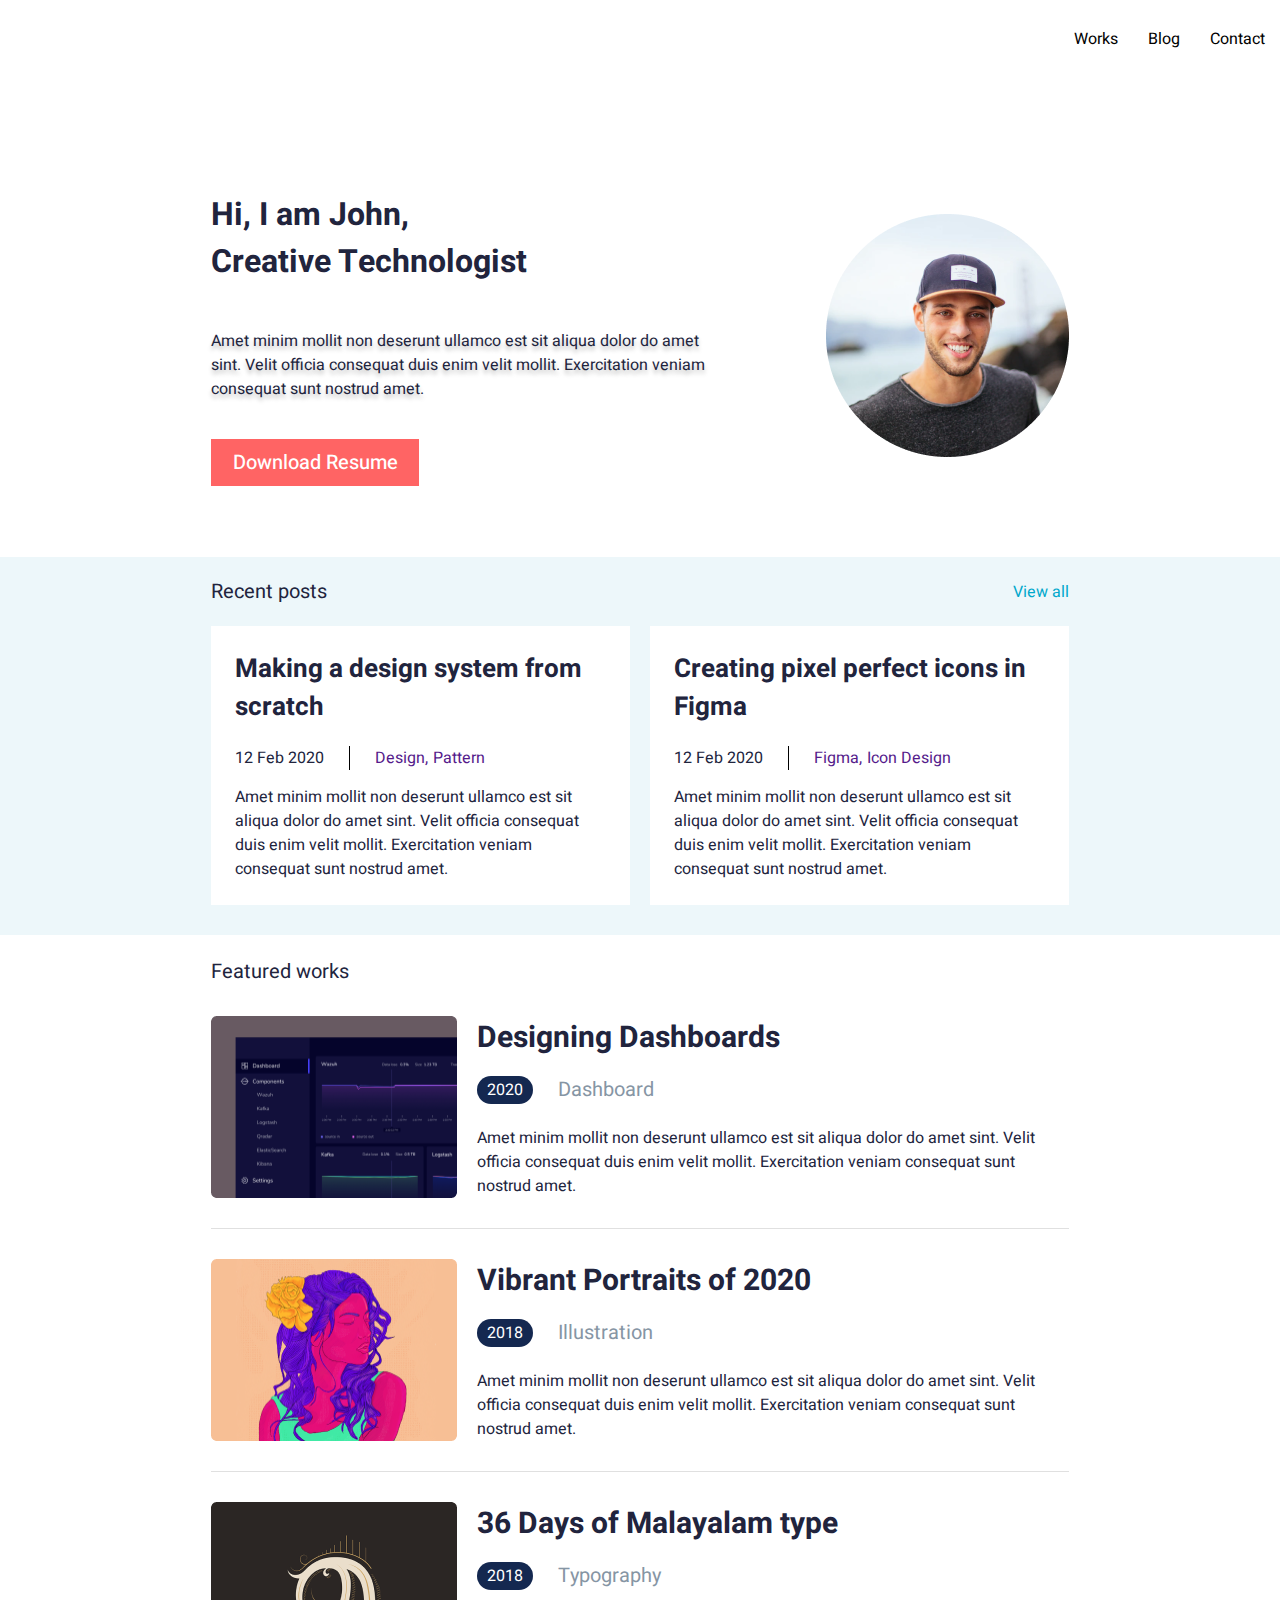
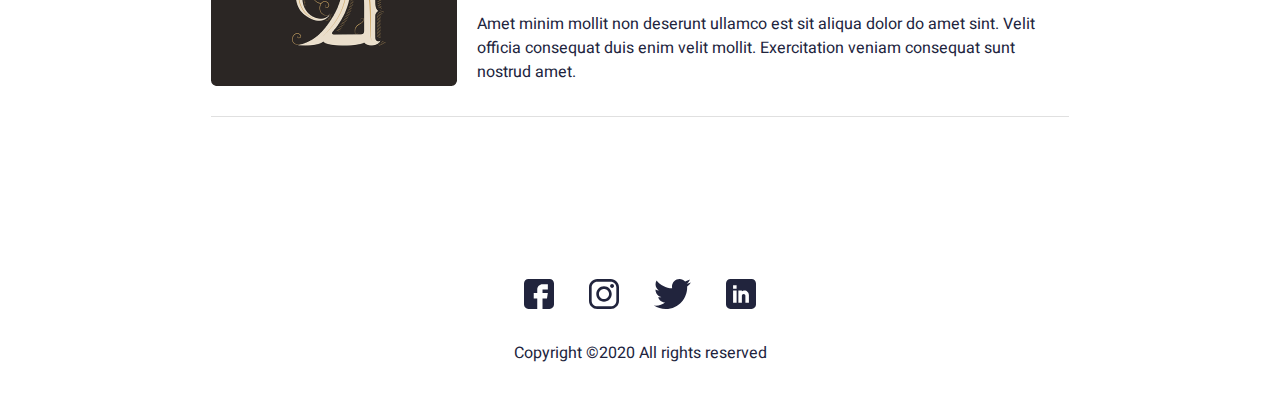
<file: index.html>
<!DOCTYPE html>
<html lang="en">
  <head>
    <meta charset="UTF-8" />
    <meta http-equiv="X-UA-Compatible" content="IE=edge" />
    <meta name="viewport" content="width=device-width, initial-scale=1.0" />
    <link rel="stylesheet" href="css/hamburgers.css" />
    <link rel="stylesheet" href="css/style.css" />
    <title>Document</title>
  </head>
  <body>
    <nav class="navigation">
      <ul>
        <li>
          <a href="work.html">Works</a>
        </li>
        <li>
          <a href="#">Blog</a>
        </li>
        <li>
          <a href="#">Contact</a>
        </li>
      </ul>
    </nav>
    <button class="hamburger hamburger--collapse" type="button">
      <span class="hamburger-box">
        <span class="hamburger-inner"></span>
      </span>
    </button>
    <header class="header">
      <div class="container">
        <div class="header__left">
          <h1 class="header__title">
            Hi, I am John,<br />
            Creative Technologist
          </h1>
          <p class="header__text">
            Amet minim mollit non deserunt ullamco est sit aliqua dolor do amet
            sint. Velit officia consequat duis enim velit mollit. Exercitation
            veniam consequat sunt nostrud amet.
          </p>
          <a class="btn btn__red" href="">Download Resume</a>
        </div>
        <div class="header__right">
          <img src="img/headerjohn.png" alt="" />
        </div>
      </div>
    </header>
    <main class="main">
      <div class="main__blue">
        <div class="container">
          <div class="blue__text">
            <p class="subtitle">Recent posts</p>
            <a class="blue__link" href="#">View all</a>
          </div>
          <div class="block">
            <div class="blue__block">
              <h2 class="blue__title">
                <a class="blue__title__link" href=""
                  >Making a design system from scratch</a
                >
              </h2>
              <div class="blue__block__info">
                <p class="blue__block__data">12 Feb 2020</p>
                <a href="">Design,</a>
                <a href="">Pattern</a>
              </div>
              <p class="blue__block__text">
                Amet minim mollit non deserunt ullamco est sit aliqua dolor do
                amet sint. Velit officia consequat duis enim velit mollit.
                Exercitation veniam consequat sunt nostrud amet.
              </p>
            </div>
            <div class="blue__block">
              <h2 class="blue__title">
                <a class="blue__title__link" href=""
                  >Creating pixel perfect icons in Figma</a
                >
              </h2>
              <div class="blue__block__info">
                <p class="blue__block__data">12 Feb 2020</p>
                <a href="">Figma,</a>
                <a href="">Icon Design</a>
              </div>
              <p class="blue__block__text">
                Amet minim mollit non deserunt ullamco est sit aliqua dolor do
                amet sint. Velit officia consequat duis enim velit mollit.
                Exercitation veniam consequat sunt nostrud amet.
              </p>
            </div>
          </div>
        </div>
      </div>
      <div class="main__white">
        <div class="container">
          <p class="subtitle">Featured works</p>
          <div class="white__block">
            <img
              class="white__block__img"
              src="img/Designing Dashboards.png"
              alt=""
            />
            <div class="white__block__info">
              <h2>
                <a class="block__info__title" href="">Designing Dashboards</a>
              </h2>
              <div class="block__info__data">
                <div class="data__year">2020</div>
                <a href="" class="data__link">Dashboard</a>
              </div>
              <p class="block__info__text">
                Amet minim mollit non deserunt ullamco est sit aliqua dolor do
                amet sint. Velit officia consequat duis enim velit mollit.
                Exercitation veniam consequat sunt nostrud amet.
              </p>
            </div>
          </div>
          <div class="white__block">
            <img
              class="white__block__img"
              src="img/Vibrant Portraits of 2020.png"
              alt=""
            />
            <div class="white__block__info">
              <h2>
                <a class="block__info__title" href=""
                  >Vibrant Portraits of 2020</a
                >
              </h2>
              <div class="block__info__data">
                <div class="data__year">2018</div>
                <a href="" class="data__link">Illustration</a>
              </div>
              <p class="block__info__text">
                Amet minim mollit non deserunt ullamco est sit aliqua dolor do
                amet sint. Velit officia consequat duis enim velit mollit.
                Exercitation veniam consequat sunt nostrud amet.
              </p>
            </div>
          </div>
          <div class="white__block">
            <img
              class="white__block__img"
              src="img/36 Days of Malayalam type.png"
              alt=""
            />
            <div class="white__block__info">
              <h2>
                <a class="block__info__title" href=""
                  >36 Days of Malayalam type</a
                >
              </h2>
              <div class="block__info__data">
                <div class="data__year">2018</div>
                <a href="" class="data__link">Typography</a>
              </div>
              <p class="block__info__text">
                Amet minim mollit non deserunt ullamco est sit aliqua dolor do
                amet sint. Velit officia consequat duis enim velit mollit.
                Exercitation veniam consequat sunt nostrud amet.
              </p>
            </div>
          </div>
        </div>
      </div>
    </main>
    <footer class="footer">
      <div class="container">
        <div class="footer__link">
          <a href=""><img src="img/fb.svg" alt="" /></a>
          <a href=""><img src="img/insta.svg" alt="" /></a>
          <a href=""><img src="img/Group.svg" alt="" /></a>
          <a href=""><img src="img/Linkedin.svg" alt="" /></a>
        </div>
        <div class="footer__info">Copyright ©2020 All rights reserved</div>
      </div>
    </footer>
    <script src="js/main.js"></script>
  </body>
</html>
</file>
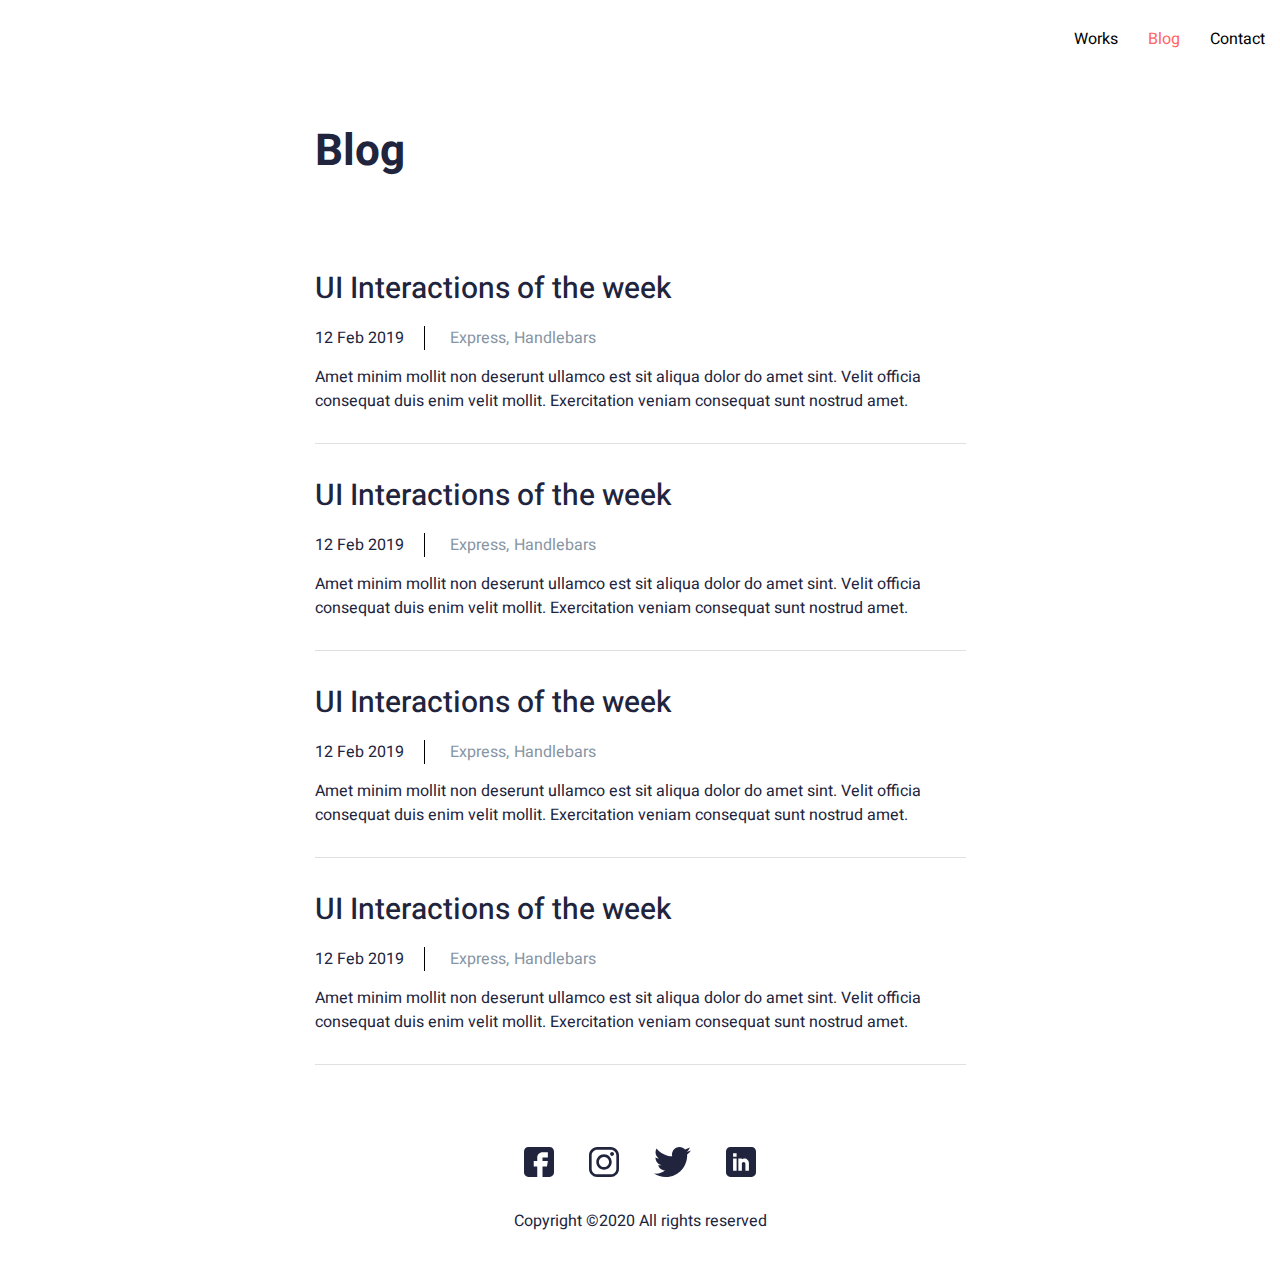
<file: blog.html>
<!DOCTYPE html>
<html lang="en">
  <head>
    <meta charset="UTF-8" />
    <meta http-equiv="X-UA-Compatible" content="IE=edge" />
    <meta name="viewport" content="width=device-width, initial-scale=1.0" />
    <link rel="stylesheet" href="css/hamburgers.css" />
    <link rel="stylesheet" href="css/style.css" />
    <title>Document</title>
  </head>
  <body>
    <nav class="navigation navigation__work">
      <ul>
        <li>
          <a href="#">Works</a>
        </li>
        <li>
          <a class="active" href="#">Blog</a>
        </li>
        <li>
          <a href="#">Contact</a>
        </li>
      </ul>
    </nav>
    <button class="hamburger hamburger--collapse" type="button">
      <span class="hamburger-box">
        <span class="hamburger-inner"></span>
      </span>
    </button>
    <main class="main">
      <div class="container__blog">
        <h2 class="main__title">Blog</h2>
        <div class="main__info">
          <div class="main__ui">
            <a href="#" class="main__ui__title">UI Interactions of the week</a>
            <div class="main__ui__info">
              <p class="main__ui__info__data">12 Feb 2019</p>
              <a href="">Express,</a>
              <a href="">Handlebars</a>
            </div>
            <p class="main__ui__text">
              Amet minim mollit non deserunt ullamco est sit aliqua dolor do
              amet sint. Velit officia consequat duis enim velit mollit.
              Exercitation veniam consequat sunt nostrud amet.
            </p>
          </div>
          <div class="main__ui">
            <a href="#" class="main__ui__title">UI Interactions of the week</a>
            <div class="main__ui__info">
              <p class="main__ui__info__data">12 Feb 2019</p>
              <a href="">Express,</a>
              <a href="">Handlebars</a>
            </div>
            <p class="main__ui__text">
              Amet minim mollit non deserunt ullamco est sit aliqua dolor do
              amet sint. Velit officia consequat duis enim velit mollit.
              Exercitation veniam consequat sunt nostrud amet.
            </p>
          </div>
          <div class="main__ui">
            <a href="#" class="main__ui__title">UI Interactions of the week</a>
            <div class="main__ui__info">
              <p class="main__ui__info__data">12 Feb 2019</p>
              <a href="">Express,</a>
              <a href="">Handlebars</a>
            </div>
            <p class="main__ui__text">
              Amet minim mollit non deserunt ullamco est sit aliqua dolor do
              amet sint. Velit officia consequat duis enim velit mollit.
              Exercitation veniam consequat sunt nostrud amet.
            </p>
          </div>
          <div class="main__ui">
            <a href="#" class="main__ui__title">UI Interactions of the week</a>
            <div class="main__ui__info">
              <p class="main__ui__info__data">12 Feb 2019</p>
              <a href="">Express,</a>
              <a href="">Handlebars</a>
            </div>
            <p class="main__ui__text">
              Amet minim mollit non deserunt ullamco est sit aliqua dolor do
              amet sint. Velit officia consequat duis enim velit mollit.
              Exercitation veniam consequat sunt nostrud amet.
            </p>
          </div>
        </div>
      </div>
    </main>
    <footer class="footer">
      <div class="container">
        <div class="footer__link">
          <a href=""><img src="img/fb.svg" alt="" /></a>
          <a href=""><img src="img/insta.svg" alt="" /></a>
          <a href=""><img src="img/Group.svg" alt="" /></a>
          <a href=""><img src="img/Linkedin.svg" alt="" /></a>
        </div>
        <div class="footer__info">Copyright ©2020 All rights reserved</div>
      </div>
    </footer>
    <script src="js/main.js"></script>
  </body>
</html>
</file>
<file: css/style.css>
@import url("https://fonts.googleapis.com/css2?family=Heebo:wght@400;500;700;900&display=swap");

* {
  margin: 0;
  padding: 0;
  box-sizing: border-box;
}

body {
  font-family: "Heebo", sans-serif;
  font-weight: 400;
  font-size: 16px;
  color: #21243d;
}

ul {
  list-style: none;
}

a {
  text-decoration: none;
}

.container {
  max-width: 888px;
  margin: 0 auto;
  padding: 0 15px;
}

.container__blog {
  max-width: 681px;
  margin: 0 auto;
  padding: 0 15px;
}

.btn {
  display: inline-flex;
  justify-content: center;
  align-items: center;
  width: 208px;
  height: 47px;
}

.btn__red {
  background-color: #ff6464;
  color: #fff;
  font-weight: 500;
  font-size: 20px;
}

.navigation {
  display: flex;
  justify-content: flex-end;
  padding: 27px 15px 0;
  margin-bottom: 140px;
}

.navigation ul {
  display: flex;
  gap: 30px;
}

.navigation ul li a {
  color: #000;
  transition: all 0.3s ease-in-out;
}

.navigation ul li a:hover {
  color: #ff6464;
}

.navigation.navigation__work {
  margin-bottom: 0px;
}

.navigation .active {
  color: #ff6464;
}

.header .container {
  display: flex;
  justify-content: space-between;
  align-items: center;
}

.header__left {
  flex-basis: 506px;
}

.header__title {
  margin-bottom: 44px;
}

.header__text {
  line-height: 24px;
  text-shadow: 0px 4px 4px rgba(0, 0, 0, 0.25);
  margin-bottom: 38px;
}

.main {
  margin: 71px 0 32px;
}

.main__blue {
  background-color: #edf7fa;
  padding: 20px 0 30px;
}

.blue__text {
  display: flex;
  justify-content: space-between;
  margin-bottom: 20px;
  align-items: center;
}

.subtitle {
  font-size: 20px;
}

.subtitle.subtitle__work {
  font-weight: 900;
  font-size: 44px;
}

.blue__link {
  color: #00a8cc;
}

.block {
  display: flex;
  gap: 20px;
}

.blue__block {
  padding: 24px 24px;
  background-color: #fff;
}

.blue__title__link {
  color: #21243d;
  font-weight: 700;
  font-size: 26px;
  line-height: 38px;
}

.blue__title__link:hover {
  color: #ff6464;
}

.blue__block__info {
  display: flex;
  margin: 20px 0 15px;
}

.blue__block__data {
  border-right: 1px solid #000;
  padding-right: 25px;
}

.blue__block__data + a {
  padding-left: 25px;
  display: block;
  margin-right: 5px;
}

.blue__block__data ~ a:hover {
  color: #ff6464;
}

.main__white {
  padding: 22px 0 80px;
}

.white__block {
  margin-top: 30px;
  display: flex;
  padding-bottom: 30px;
  border-bottom: 1px solid #e0e0e0;
}

.white__block__info {
  margin-left: 20px;
}

.block__info__title {
  color: #21243d;
  font-weight: 700;
  font-size: 30px;
  line-height: 44px;
}

.block__info__title:hover {
  color: #ff6464;
}

.data__link:hover {
  color: #ff6464;
}

.block__info__data {
  display: flex;
  gap: 25px;
  margin: 15px 0 22px;
  align-items: center;
}

.data__year {
  background-color: #142850;
  border-radius: 16px;
  color: #fff;
  padding: 2px 10px;
}

.data__link {
  color: #8695a4;
  font-size: 20px;
}

.footer {
  padding: 50px 0;
}

.footer__link {
  display: flex;
  justify-content: center;
  gap: 35px;
}

.footer__info {
  margin-top: 25px;
  text-align: center;
}

.hamburger {
  display: none;
}

.main__ui {
  padding: 30px 0;
  border-bottom: 1px solid #e0e0e0;
}

.main__title {
  margin: 30px 0 55px;
  font-weight: 700;
  font-size: 44px;
  line-height: 60px;
}

.main__ui__title {
  font-weight: 500;
  font-size: 30px;
  line-height: 44px;
  color: #21243d;
}

.main__ui__info {
  display: flex;
  margin: 15px 0;
}
.main__ui__info__data {
  padding-right: 20px;
  border-right: 1px solid #000;
}

.main__ui__info__data + a {
  padding-left: 25px;
  display: block;
  margin-right: 5px;
}

.main__ui__info__data ~ a {
  color: #8695a4;
}

@media (max-width: 767px) {
  .white__block {
    flex-wrap: wrap;
  }
  .subtitle {
    font-size: 22px;
    text-align: center;
    font-weight: 700;
  }
  .main__white {
    padding: 20px 0 20px;
  }
  .main {
    margin: 30px 0 10px;
  }
  .block__info__title {
    font-size: 28px;
    line-height: 32px;
  }
  .footer {
    padding: 20px 0;
  }
  .white__block__img {
    display: block;
    margin: 0 auto 20px;
    width: 100%;
    max-height: 350px;
    object-fit: cover;
    border-radius: 12px;
  }
  .blue__block__info {
    margin: 10px 0 10px;
  }
  .blue__title__link {
    font-size: 20px;
    line-height: 20px;
  }
  .white__block__info {
    margin-left: 0;
  }
  .hamburger {
    display: block;
    margin-left: auto;
  }

  .navigation {
    position: fixed;
    height: 100vh;
    overflow-y: auto;
    overflow-x: hidden;
    background-color: #fff;
    box-shadow: 5px 0 15px -5px rgb(0, 0, 0, 0.8);
    left: 0;
    top: 0;
    max-width: 400px;
    width: 80%;
    transform: translateX(-150vw);
    transition: all 0.5s ease-in-out;
  }

  .navigation.open {
    transform: translateX(0);
  }

  .header .container {
    display: flex;
    flex-direction: column-reverse;
  }

  .header__left {
    text-align: center;
  }

  .header__title {
    margin-bottom: 20px;
  }
  .header__left,
  .header__right {
    flex-basis: 100%;
  }
  .block {
    flex-wrap: wrap;
  }
}

@media (max-width: 480px) {
  .white__block__img {
    max-height: 250px;
  }
  .blue__block {
    padding: 20px 15px;
  }
  .subtitle {
    font-size: 18px;
  }
}
</file>
<file: css/hamburgers.css>
/*!
 * Hamburgers
 * @description Tasty CSS-animated hamburgers
 * @author Jonathan Suh @jonsuh
 * @site https://jonsuh.com/hamburgers
 * @link https://github.com/jonsuh/hamburgers
 */
.hamburger {
  padding: 15px 15px;
  display: inline-block;
  cursor: pointer;
  transition-property: opacity, filter;
  transition-duration: 0.15s;
  transition-timing-function: linear;
  font: inherit;
  color: inherit;
  text-transform: none;
  background-color: transparent;
  border: 0;
  margin: 0;
  overflow: visible; }
  .hamburger:hover {
    opacity: 0.7; }
  .hamburger.is-active:hover {
    opacity: 0.7; }
  .hamburger.is-active .hamburger-inner,
  .hamburger.is-active .hamburger-inner::before,
  .hamburger.is-active .hamburger-inner::after {
    background-color: #000; }

.hamburger-box {
  width: 40px;
  height: 24px;
  display: inline-block;
  position: relative; }

.hamburger-inner {
  display: block;
  top: 50%;
  margin-top: -2px; }
  .hamburger-inner, .hamburger-inner::before, .hamburger-inner::after {
    width: 40px;
    height: 4px;
    background-color: #000;
    border-radius: 4px;
    position: absolute;
    transition-property: transform;
    transition-duration: 0.15s;
    transition-timing-function: ease; }
  .hamburger-inner::before, .hamburger-inner::after {
    content: "";
    display: block; }
  .hamburger-inner::before {
    top: -10px; }
  .hamburger-inner::after {
    bottom: -10px; }

/*
   * 3DX
   */
.hamburger--3dx .hamburger-box {
  perspective: 80px; }

.hamburger--3dx .hamburger-inner {
  transition: transform 0.15s cubic-bezier(0.645, 0.045, 0.355, 1), background-color 0s 0.1s cubic-bezier(0.645, 0.045, 0.355, 1); }
  .hamburger--3dx .hamburger-inner::before, .hamburger--3dx .hamburger-inner::after {
    transition: transform 0s 0.1s cubic-bezier(0.645, 0.045, 0.355, 1); }

.hamburger--3dx.is-active .hamburger-inner {
  background-color: transparent !important;
  transform: rotateY(180deg); }
  .hamburger--3dx.is-active .hamburger-inner::before {
    transform: translate3d(0, 10px, 0) rotate(45deg); }
  .hamburger--3dx.is-active .hamburger-inner::after {
    transform: translate3d(0, -10px, 0) rotate(-45deg); }

/*
   * 3DX Reverse
   */
.hamburger--3dx-r .hamburger-box {
  perspective: 80px; }

.hamburger--3dx-r .hamburger-inner {
  transition: transform 0.15s cubic-bezier(0.645, 0.045, 0.355, 1), background-color 0s 0.1s cubic-bezier(0.645, 0.045, 0.355, 1); }
  .hamburger--3dx-r .hamburger-inner::before, .hamburger--3dx-r .hamburger-inner::after {
    transition: transform 0s 0.1s cubic-bezier(0.645, 0.045, 0.355, 1); }

.hamburger--3dx-r.is-active .hamburger-inner {
  background-color: transparent !important;
  transform: rotateY(-180deg); }
  .hamburger--3dx-r.is-active .hamburger-inner::before {
    transform: translate3d(0, 10px, 0) rotate(45deg); }
  .hamburger--3dx-r.is-active .hamburger-inner::after {
    transform: translate3d(0, -10px, 0) rotate(-45deg); }

/*
   * 3DY
   */
.hamburger--3dy .hamburger-box {
  perspective: 80px; }

.hamburger--3dy .hamburger-inner {
  transition: transform 0.15s cubic-bezier(0.645, 0.045, 0.355, 1), background-color 0s 0.1s cubic-bezier(0.645, 0.045, 0.355, 1); }
  .hamburger--3dy .hamburger-inner::before, .hamburger--3dy .hamburger-inner::after {
    transition: transform 0s 0.1s cubic-bezier(0.645, 0.045, 0.355, 1); }

.hamburger--3dy.is-active .hamburger-inner {
  background-color: transparent !important;
  transform: rotateX(-180deg); }
  .hamburger--3dy.is-active .hamburger-inner::before {
    transform: translate3d(0, 10px, 0) rotate(45deg); }
  .hamburger--3dy.is-active .hamburger-inner::after {
    transform: translate3d(0, -10px, 0) rotate(-45deg); }

/*
   * 3DY Reverse
   */
.hamburger--3dy-r .hamburger-box {
  perspective: 80px; }

.hamburger--3dy-r .hamburger-inner {
  transition: transform 0.15s cubic-bezier(0.645, 0.045, 0.355, 1), background-color 0s 0.1s cubic-bezier(0.645, 0.045, 0.355, 1); }
  .hamburger--3dy-r .hamburger-inner::before, .hamburger--3dy-r .hamburger-inner::after {
    transition: transform 0s 0.1s cubic-bezier(0.645, 0.045, 0.355, 1); }

.hamburger--3dy-r.is-active .hamburger-inner {
  background-color: transparent !important;
  transform: rotateX(180deg); }
  .hamburger--3dy-r.is-active .hamburger-inner::before {
    transform: translate3d(0, 10px, 0) rotate(45deg); }
  .hamburger--3dy-r.is-active .hamburger-inner::after {
    transform: translate3d(0, -10px, 0) rotate(-45deg); }

/*
   * 3DXY
   */
.hamburger--3dxy .hamburger-box {
  perspective: 80px; }

.hamburger--3dxy .hamburger-inner {
  transition: transform 0.15s cubic-bezier(0.645, 0.045, 0.355, 1), background-color 0s 0.1s cubic-bezier(0.645, 0.045, 0.355, 1); }
  .hamburger--3dxy .hamburger-inner::before, .hamburger--3dxy .hamburger-inner::after {
    transition: transform 0s 0.1s cubic-bezier(0.645, 0.045, 0.355, 1); }

.hamburger--3dxy.is-active .hamburger-inner {
  background-color: transparent !important;
  transform: rotateX(180deg) rotateY(180deg); }
  .hamburger--3dxy.is-active .hamburger-inner::before {
    transform: translate3d(0, 10px, 0) rotate(45deg); }
  .hamburger--3dxy.is-active .hamburger-inner::after {
    transform: translate3d(0, -10px, 0) rotate(-45deg); }

/*
   * 3DXY Reverse
   */
.hamburger--3dxy-r .hamburger-box {
  perspective: 80px; }

.hamburger--3dxy-r .hamburger-inner {
  transition: transform 0.15s cubic-bezier(0.645, 0.045, 0.355, 1), background-color 0s 0.1s cubic-bezier(0.645, 0.045, 0.355, 1); }
  .hamburger--3dxy-r .hamburger-inner::before, .hamburger--3dxy-r .hamburger-inner::after {
    transition: transform 0s 0.1s cubic-bezier(0.645, 0.045, 0.355, 1); }

.hamburger--3dxy-r.is-active .hamburger-inner {
  background-color: transparent !important;
  transform: rotateX(180deg) rotateY(180deg) rotateZ(-180deg); }
  .hamburger--3dxy-r.is-active .hamburger-inner::before {
    transform: translate3d(0, 10px, 0) rotate(45deg); }
  .hamburger--3dxy-r.is-active .hamburger-inner::after {
    transform: translate3d(0, -10px, 0) rotate(-45deg); }

/*
   * Arrow
   */
.hamburger--arrow.is-active .hamburger-inner::before {
  transform: translate3d(-8px, 0, 0) rotate(-45deg) scale(0.7, 1); }

.hamburger--arrow.is-active .hamburger-inner::after {
  transform: translate3d(-8px, 0, 0) rotate(45deg) scale(0.7, 1); }

/*
   * Arrow Right
   */
.hamburger--arrow-r.is-active .hamburger-inner::before {
  transform: translate3d(8px, 0, 0) rotate(45deg) scale(0.7, 1); }

.hamburger--arrow-r.is-active .hamburger-inner::after {
  transform: translate3d(8px, 0, 0) rotate(-45deg) scale(0.7, 1); }

/*
   * Arrow Alt
   */
.hamburger--arrowalt .hamburger-inner::before {
  transition: top 0.1s 0.1s ease, transform 0.1s cubic-bezier(0.165, 0.84, 0.44, 1); }

.hamburger--arrowalt .hamburger-inner::after {
  transition: bottom 0.1s 0.1s ease, transform 0.1s cubic-bezier(0.165, 0.84, 0.44, 1); }

.hamburger--arrowalt.is-active .hamburger-inner::before {
  top: 0;
  transform: translate3d(-8px, -10px, 0) rotate(-45deg) scale(0.7, 1);
  transition: top 0.1s ease, transform 0.1s 0.1s cubic-bezier(0.895, 0.03, 0.685, 0.22); }

.hamburger--arrowalt.is-active .hamburger-inner::after {
  bottom: 0;
  transform: translate3d(-8px, 10px, 0) rotate(45deg) scale(0.7, 1);
  transition: bottom 0.1s ease, transform 0.1s 0.1s cubic-bezier(0.895, 0.03, 0.685, 0.22); }

/*
   * Arrow Alt Right
   */
.hamburger--arrowalt-r .hamburger-inner::before {
  transition: top 0.1s 0.1s ease, transform 0.1s cubic-bezier(0.165, 0.84, 0.44, 1); }

.hamburger--arrowalt-r .hamburger-inner::after {
  transition: bottom 0.1s 0.1s ease, transform 0.1s cubic-bezier(0.165, 0.84, 0.44, 1); }

.hamburger--arrowalt-r.is-active .hamburger-inner::before {
  top: 0;
  transform: translate3d(8px, -10px, 0) rotate(45deg) scale(0.7, 1);
  transition: top 0.1s ease, transform 0.1s 0.1s cubic-bezier(0.895, 0.03, 0.685, 0.22); }

.hamburger--arrowalt-r.is-active .hamburger-inner::after {
  bottom: 0;
  transform: translate3d(8px, 10px, 0) rotate(-45deg) scale(0.7, 1);
  transition: bottom 0.1s ease, transform 0.1s 0.1s cubic-bezier(0.895, 0.03, 0.685, 0.22); }

/*
   * Arrow Turn
   */
.hamburger--arrowturn.is-active .hamburger-inner {
  transform: rotate(-180deg); }
  .hamburger--arrowturn.is-active .hamburger-inner::before {
    transform: translate3d(8px, 0, 0) rotate(45deg) scale(0.7, 1); }
  .hamburger--arrowturn.is-active .hamburger-inner::after {
    transform: translate3d(8px, 0, 0) rotate(-45deg) scale(0.7, 1); }

/*
   * Arrow Turn Right
   */
.hamburger--arrowturn-r.is-active .hamburger-inner {
  transform: rotate(-180deg); }
  .hamburger--arrowturn-r.is-active .hamburger-inner::before {
    transform: translate3d(-8px, 0, 0) rotate(-45deg) scale(0.7, 1); }
  .hamburger--arrowturn-r.is-active .hamburger-inner::after {
    transform: translate3d(-8px, 0, 0) rotate(45deg) scale(0.7, 1); }

/*
   * Boring
   */
.hamburger--boring .hamburger-inner, .hamburger--boring .hamburger-inner::before, .hamburger--boring .hamburger-inner::after {
  transition-property: none; }

.hamburger--boring.is-active .hamburger-inner {
  transform: rotate(45deg); }
  .hamburger--boring.is-active .hamburger-inner::before {
    top: 0;
    opacity: 0; }
  .hamburger--boring.is-active .hamburger-inner::after {
    bottom: 0;
    transform: rotate(-90deg); }

/*
   * Collapse
   */
.hamburger--collapse .hamburger-inner {
  top: auto;
  bottom: 0;
  transition-duration: 0.13s;
  transition-delay: 0.13s;
  transition-timing-function: cubic-bezier(0.55, 0.055, 0.675, 0.19); }
  .hamburger--collapse .hamburger-inner::after {
    top: -20px;
    transition: top 0.2s 0.2s cubic-bezier(0.33333, 0.66667, 0.66667, 1), opacity 0.1s linear; }
  .hamburger--collapse .hamburger-inner::before {
    transition: top 0.12s 0.2s cubic-bezier(0.33333, 0.66667, 0.66667, 1), transform 0.13s cubic-bezier(0.55, 0.055, 0.675, 0.19); }

.hamburger--collapse.is-active .hamburger-inner {
  transform: translate3d(0, -10px, 0) rotate(-45deg);
  transition-delay: 0.22s;
  transition-timing-function: cubic-bezier(0.215, 0.61, 0.355, 1); }
  .hamburger--collapse.is-active .hamburger-inner::after {
    top: 0;
    opacity: 0;
    transition: top 0.2s cubic-bezier(0.33333, 0, 0.66667, 0.33333), opacity 0.1s 0.22s linear; }
  .hamburger--collapse.is-active .hamburger-inner::before {
    top: 0;
    transform: rotate(-90deg);
    transition: top 0.1s 0.16s cubic-bezier(0.33333, 0, 0.66667, 0.33333), transform 0.13s 0.25s cubic-bezier(0.215, 0.61, 0.355, 1); }

/*
   * Collapse Reverse
   */
.hamburger--collapse-r .hamburger-inner {
  top: auto;
  bottom: 0;
  transition-duration: 0.13s;
  transition-delay: 0.13s;
  transition-timing-function: cubic-bezier(0.55, 0.055, 0.675, 0.19); }
  .hamburger--collapse-r .hamburger-inner::after {
    top: -20px;
    transition: top 0.2s 0.2s cubic-bezier(0.33333, 0.66667, 0.66667, 1), opacity 0.1s linear; }
  .hamburger--collapse-r .hamburger-inner::before {
    transition: top 0.12s 0.2s cubic-bezier(0.33333, 0.66667, 0.66667, 1), transform 0.13s cubic-bezier(0.55, 0.055, 0.675, 0.19); }

.hamburger--collapse-r.is-active .hamburger-inner {
  transform: translate3d(0, -10px, 0) rotate(45deg);
  transition-delay: 0.22s;
  transition-timing-function: cubic-bezier(0.215, 0.61, 0.355, 1); }
  .hamburger--collapse-r.is-active .hamburger-inner::after {
    top: 0;
    opacity: 0;
    transition: top 0.2s cubic-bezier(0.33333, 0, 0.66667, 0.33333), opacity 0.1s 0.22s linear; }
  .hamburger--collapse-r.is-active .hamburger-inner::before {
    top: 0;
    transform: rotate(90deg);
    transition: top 0.1s 0.16s cubic-bezier(0.33333, 0, 0.66667, 0.33333), transform 0.13s 0.25s cubic-bezier(0.215, 0.61, 0.355, 1); }

/*
   * Elastic
   */
.hamburger--elastic .hamburger-inner {
  top: 2px;
  transition-duration: 0.275s;
  transition-timing-function: cubic-bezier(0.68, -0.55, 0.265, 1.55); }
  .hamburger--elastic .hamburger-inner::before {
    top: 10px;
    transition: opacity 0.125s 0.275s ease; }
  .hamburger--elastic .hamburger-inner::after {
    top: 20px;
    transition: transform 0.275s cubic-bezier(0.68, -0.55, 0.265, 1.55); }

.hamburger--elastic.is-active .hamburger-inner {
  transform: translate3d(0, 10px, 0) rotate(135deg);
  transition-delay: 0.075s; }
  .hamburger--elastic.is-active .hamburger-inner::before {
    transition-delay: 0s;
    opacity: 0; }
  .hamburger--elastic.is-active .hamburger-inner::after {
    transform: translate3d(0, -20px, 0) rotate(-270deg);
    transition-delay: 0.075s; }

/*
   * Elastic Reverse
   */
.hamburger--elastic-r .hamburger-inner {
  top: 2px;
  transition-duration: 0.275s;
  transition-timing-function: cubic-bezier(0.68, -0.55, 0.265, 1.55); }
  .hamburger--elastic-r .hamburger-inner::before {
    top: 10px;
    transition: opacity 0.125s 0.275s ease; }
  .hamburger--elastic-r .hamburger-inner::after {
    top: 20px;
    transition: transform 0.275s cubic-bezier(0.68, -0.55, 0.265, 1.55); }

.hamburger--elastic-r.is-active .hamburger-inner {
  transform: translate3d(0, 10px, 0) rotate(-135deg);
  transition-delay: 0.075s; }
  .hamburger--elastic-r.is-active .hamburger-inner::before {
    transition-delay: 0s;
    opacity: 0; }
  .hamburger--elastic-r.is-active .hamburger-inner::after {
    transform: translate3d(0, -20px, 0) rotate(270deg);
    transition-delay: 0.075s; }

/*
   * Emphatic
   */
.hamburger--emphatic {
  overflow: hidden; }
  .hamburger--emphatic .hamburger-inner {
    transition: background-color 0.125s 0.175s ease-in; }
    .hamburger--emphatic .hamburger-inner::before {
      left: 0;
      transition: transform 0.125s cubic-bezier(0.6, 0.04, 0.98, 0.335), top 0.05s 0.125s linear, left 0.125s 0.175s ease-in; }
    .hamburger--emphatic .hamburger-inner::after {
      top: 10px;
      right: 0;
      transition: transform 0.125s cubic-bezier(0.6, 0.04, 0.98, 0.335), top 0.05s 0.125s linear, right 0.125s 0.175s ease-in; }
  .hamburger--emphatic.is-active .hamburger-inner {
    transition-delay: 0s;
    transition-timing-function: ease-out;
    background-color: transparent !important; }
    .hamburger--emphatic.is-active .hamburger-inner::before {
      left: -80px;
      top: -80px;
      transform: translate3d(80px, 80px, 0) rotate(45deg);
      transition: left 0.125s ease-out, top 0.05s 0.125s linear, transform 0.125s 0.175s cubic-bezier(0.075, 0.82, 0.165, 1); }
    .hamburger--emphatic.is-active .hamburger-inner::after {
      right: -80px;
      top: -80px;
      transform: translate3d(-80px, 80px, 0) rotate(-45deg);
      transition: right 0.125s ease-out, top 0.05s 0.125s linear, transform 0.125s 0.175s cubic-bezier(0.075, 0.82, 0.165, 1); }

/*
   * Emphatic Reverse
   */
.hamburger--emphatic-r {
  overflow: hidden; }
  .hamburger--emphatic-r .hamburger-inner {
    transition: background-color 0.125s 0.175s ease-in; }
    .hamburger--emphatic-r .hamburger-inner::before {
      left: 0;
      transition: transform 0.125s cubic-bezier(0.6, 0.04, 0.98, 0.335), top 0.05s 0.125s linear, left 0.125s 0.175s ease-in; }
    .hamburger--emphatic-r .hamburger-inner::after {
      top: 10px;
      right: 0;
      transition: transform 0.125s cubic-bezier(0.6, 0.04, 0.98, 0.335), top 0.05s 0.125s linear, right 0.125s 0.175s ease-in; }
  .hamburger--emphatic-r.is-active .hamburger-inner {
    transition-delay: 0s;
    transition-timing-function: ease-out;
    background-color: transparent !important; }
    .hamburger--emphatic-r.is-active .hamburger-inner::before {
      left: -80px;
      top: 80px;
      transform: translate3d(80px, -80px, 0) rotate(-45deg);
      transition: left 0.125s ease-out, top 0.05s 0.125s linear, transform 0.125s 0.175s cubic-bezier(0.075, 0.82, 0.165, 1); }
    .hamburger--emphatic-r.is-active .hamburger-inner::after {
      right: -80px;
      top: 80px;
      transform: translate3d(-80px, -80px, 0) rotate(45deg);
      transition: right 0.125s ease-out, top 0.05s 0.125s linear, transform 0.125s 0.175s cubic-bezier(0.075, 0.82, 0.165, 1); }

/*
   * Minus
   */
.hamburger--minus .hamburger-inner::before, .hamburger--minus .hamburger-inner::after {
  transition: bottom 0.08s 0s ease-out, top 0.08s 0s ease-out, opacity 0s linear; }

.hamburger--minus.is-active .hamburger-inner::before, .hamburger--minus.is-active .hamburger-inner::after {
  opacity: 0;
  transition: bottom 0.08s ease-out, top 0.08s ease-out, opacity 0s 0.08s linear; }

.hamburger--minus.is-active .hamburger-inner::before {
  top: 0; }

.hamburger--minus.is-active .hamburger-inner::after {
  bottom: 0; }

/*
   * Slider
   */
.hamburger--slider .hamburger-inner {
  top: 2px; }
  .hamburger--slider .hamburger-inner::before {
    top: 10px;
    transition-property: transform, opacity;
    transition-timing-function: ease;
    transition-duration: 0.15s; }
  .hamburger--slider .hamburger-inner::after {
    top: 20px; }

.hamburger--slider.is-active .hamburger-inner {
  transform: translate3d(0, 10px, 0) rotate(45deg); }
  .hamburger--slider.is-active .hamburger-inner::before {
    transform: rotate(-45deg) translate3d(-5.71429px, -6px, 0);
    opacity: 0; }
  .hamburger--slider.is-active .hamburger-inner::after {
    transform: translate3d(0, -20px, 0) rotate(-90deg); }

/*
   * Slider Reverse
   */
.hamburger--slider-r .hamburger-inner {
  top: 2px; }
  .hamburger--slider-r .hamburger-inner::before {
    top: 10px;
    transition-property: transform, opacity;
    transition-timing-function: ease;
    transition-duration: 0.15s; }
  .hamburger--slider-r .hamburger-inner::after {
    top: 20px; }

.hamburger--slider-r.is-active .hamburger-inner {
  transform: translate3d(0, 10px, 0) rotate(-45deg); }
  .hamburger--slider-r.is-active .hamburger-inner::before {
    transform: rotate(45deg) translate3d(5.71429px, -6px, 0);
    opacity: 0; }
  .hamburger--slider-r.is-active .hamburger-inner::after {
    transform: translate3d(0, -20px, 0) rotate(90deg); }

/*
   * Spin
   */
.hamburger--spin .hamburger-inner {
  transition-duration: 0.22s;
  transition-timing-function: cubic-bezier(0.55, 0.055, 0.675, 0.19); }
  .hamburger--spin .hamburger-inner::before {
    transition: top 0.1s 0.25s ease-in, opacity 0.1s ease-in; }
  .hamburger--spin .hamburger-inner::after {
    transition: bottom 0.1s 0.25s ease-in, transform 0.22s cubic-bezier(0.55, 0.055, 0.675, 0.19); }

.hamburger--spin.is-active .hamburger-inner {
  transform: rotate(225deg);
  transition-delay: 0.12s;
  transition-timing-function: cubic-bezier(0.215, 0.61, 0.355, 1); }
  .hamburger--spin.is-active .hamburger-inner::before {
    top: 0;
    opacity: 0;
    transition: top 0.1s ease-out, opacity 0.1s 0.12s ease-out; }
  .hamburger--spin.is-active .hamburger-inner::after {
    bottom: 0;
    transform: rotate(-90deg);
    transition: bottom 0.1s ease-out, transform 0.22s 0.12s cubic-bezier(0.215, 0.61, 0.355, 1); }

/*
   * Spin Reverse
   */
.hamburger--spin-r .hamburger-inner {
  transition-duration: 0.22s;
  transition-timing-function: cubic-bezier(0.55, 0.055, 0.675, 0.19); }
  .hamburger--spin-r .hamburger-inner::before {
    transition: top 0.1s 0.25s ease-in, opacity 0.1s ease-in; }
  .hamburger--spin-r .hamburger-inner::after {
    transition: bottom 0.1s 0.25s ease-in, transform 0.22s cubic-bezier(0.55, 0.055, 0.675, 0.19); }

.hamburger--spin-r.is-active .hamburger-inner {
  transform: rotate(-225deg);
  transition-delay: 0.12s;
  transition-timing-function: cubic-bezier(0.215, 0.61, 0.355, 1); }
  .hamburger--spin-r.is-active .hamburger-inner::before {
    top: 0;
    opacity: 0;
    transition: top 0.1s ease-out, opacity 0.1s 0.12s ease-out; }
  .hamburger--spin-r.is-active .hamburger-inner::after {
    bottom: 0;
    transform: rotate(90deg);
    transition: bottom 0.1s ease-out, transform 0.22s 0.12s cubic-bezier(0.215, 0.61, 0.355, 1); }

/*
   * Spring
   */
.hamburger--spring .hamburger-inner {
  top: 2px;
  transition: background-color 0s 0.13s linear; }
  .hamburger--spring .hamburger-inner::before {
    top: 10px;
    transition: top 0.1s 0.2s cubic-bezier(0.33333, 0.66667, 0.66667, 1), transform 0.13s cubic-bezier(0.55, 0.055, 0.675, 0.19); }
  .hamburger--spring .hamburger-inner::after {
    top: 20px;
    transition: top 0.2s 0.2s cubic-bezier(0.33333, 0.66667, 0.66667, 1), transform 0.13s cubic-bezier(0.55, 0.055, 0.675, 0.19); }

.hamburger--spring.is-active .hamburger-inner {
  transition-delay: 0.22s;
  background-color: transparent !important; }
  .hamburger--spring.is-active .hamburger-inner::before {
    top: 0;
    transition: top 0.1s 0.15s cubic-bezier(0.33333, 0, 0.66667, 0.33333), transform 0.13s 0.22s cubic-bezier(0.215, 0.61, 0.355, 1);
    transform: translate3d(0, 10px, 0) rotate(45deg); }
  .hamburger--spring.is-active .hamburger-inner::after {
    top: 0;
    transition: top 0.2s cubic-bezier(0.33333, 0, 0.66667, 0.33333), transform 0.13s 0.22s cubic-bezier(0.215, 0.61, 0.355, 1);
    transform: translate3d(0, 10px, 0) rotate(-45deg); }

/*
   * Spring Reverse
   */
.hamburger--spring-r .hamburger-inner {
  top: auto;
  bottom: 0;
  transition-duration: 0.13s;
  transition-delay: 0s;
  transition-timing-function: cubic-bezier(0.55, 0.055, 0.675, 0.19); }
  .hamburger--spring-r .hamburger-inner::after {
    top: -20px;
    transition: top 0.2s 0.2s cubic-bezier(0.33333, 0.66667, 0.66667, 1), opacity 0s linear; }
  .hamburger--spring-r .hamburger-inner::before {
    transition: top 0.1s 0.2s cubic-bezier(0.33333, 0.66667, 0.66667, 1), transform 0.13s cubic-bezier(0.55, 0.055, 0.675, 0.19); }

.hamburger--spring-r.is-active .hamburger-inner {
  transform: translate3d(0, -10px, 0) rotate(-45deg);
  transition-delay: 0.22s;
  transition-timing-function: cubic-bezier(0.215, 0.61, 0.355, 1); }
  .hamburger--spring-r.is-active .hamburger-inner::after {
    top: 0;
    opacity: 0;
    transition: top 0.2s cubic-bezier(0.33333, 0, 0.66667, 0.33333), opacity 0s 0.22s linear; }
  .hamburger--spring-r.is-active .hamburger-inner::before {
    top: 0;
    transform: rotate(90deg);
    transition: top 0.1s 0.15s cubic-bezier(0.33333, 0, 0.66667, 0.33333), transform 0.13s 0.22s cubic-bezier(0.215, 0.61, 0.355, 1); }

/*
   * Stand
   */
.hamburger--stand .hamburger-inner {
  transition: transform 0.075s 0.15s cubic-bezier(0.55, 0.055, 0.675, 0.19), background-color 0s 0.075s linear; }
  .hamburger--stand .hamburger-inner::before {
    transition: top 0.075s 0.075s ease-in, transform 0.075s 0s cubic-bezier(0.55, 0.055, 0.675, 0.19); }
  .hamburger--stand .hamburger-inner::after {
    transition: bottom 0.075s 0.075s ease-in, transform 0.075s 0s cubic-bezier(0.55, 0.055, 0.675, 0.19); }

.hamburger--stand.is-active .hamburger-inner {
  transform: rotate(90deg);
  background-color: transparent !important;
  transition: transform 0.075s 0s cubic-bezier(0.215, 0.61, 0.355, 1), background-color 0s 0.15s linear; }
  .hamburger--stand.is-active .hamburger-inner::before {
    top: 0;
    transform: rotate(-45deg);
    transition: top 0.075s 0.1s ease-out, transform 0.075s 0.15s cubic-bezier(0.215, 0.61, 0.355, 1); }
  .hamburger--stand.is-active .hamburger-inner::after {
    bottom: 0;
    transform: rotate(45deg);
    transition: bottom 0.075s 0.1s ease-out, transform 0.075s 0.15s cubic-bezier(0.215, 0.61, 0.355, 1); }

/*
   * Stand Reverse
   */
.hamburger--stand-r .hamburger-inner {
  transition: transform 0.075s 0.15s cubic-bezier(0.55, 0.055, 0.675, 0.19), background-color 0s 0.075s linear; }
  .hamburger--stand-r .hamburger-inner::before {
    transition: top 0.075s 0.075s ease-in, transform 0.075s 0s cubic-bezier(0.55, 0.055, 0.675, 0.19); }
  .hamburger--stand-r .hamburger-inner::after {
    transition: bottom 0.075s 0.075s ease-in, transform 0.075s 0s cubic-bezier(0.55, 0.055, 0.675, 0.19); }

.hamburger--stand-r.is-active .hamburger-inner {
  transform: rotate(-90deg);
  background-color: transparent !important;
  transition: transform 0.075s 0s cubic-bezier(0.215, 0.61, 0.355, 1), background-color 0s 0.15s linear; }
  .hamburger--stand-r.is-active .hamburger-inner::before {
    top: 0;
    transform: rotate(-45deg);
    transition: top 0.075s 0.1s ease-out, transform 0.075s 0.15s cubic-bezier(0.215, 0.61, 0.355, 1); }
  .hamburger--stand-r.is-active .hamburger-inner::after {
    bottom: 0;
    transform: rotate(45deg);
    transition: bottom 0.075s 0.1s ease-out, transform 0.075s 0.15s cubic-bezier(0.215, 0.61, 0.355, 1); }

/*
   * Squeeze
   */
.hamburger--squeeze .hamburger-inner {
  transition-duration: 0.075s;
  transition-timing-function: cubic-bezier(0.55, 0.055, 0.675, 0.19); }
  .hamburger--squeeze .hamburger-inner::before {
    transition: top 0.075s 0.12s ease, opacity 0.075s ease; }
  .hamburger--squeeze .hamburger-inner::after {
    transition: bottom 0.075s 0.12s ease, transform 0.075s cubic-bezier(0.55, 0.055, 0.675, 0.19); }

.hamburger--squeeze.is-active .hamburger-inner {
  transform: rotate(45deg);
  transition-delay: 0.12s;
  transition-timing-function: cubic-bezier(0.215, 0.61, 0.355, 1); }
  .hamburger--squeeze.is-active .hamburger-inner::before {
    top: 0;
    opacity: 0;
    transition: top 0.075s ease, opacity 0.075s 0.12s ease; }
  .hamburger--squeeze.is-active .hamburger-inner::after {
    bottom: 0;
    transform: rotate(-90deg);
    transition: bottom 0.075s ease, transform 0.075s 0.12s cubic-bezier(0.215, 0.61, 0.355, 1); }

/*
   * Vortex
   */
.hamburger--vortex .hamburger-inner {
  transition-duration: 0.2s;
  transition-timing-function: cubic-bezier(0.19, 1, 0.22, 1); }
  .hamburger--vortex .hamburger-inner::before, .hamburger--vortex .hamburger-inner::after {
    transition-duration: 0s;
    transition-delay: 0.1s;
    transition-timing-function: linear; }
  .hamburger--vortex .hamburger-inner::before {
    transition-property: top, opacity; }
  .hamburger--vortex .hamburger-inner::after {
    transition-property: bottom, transform; }

.hamburger--vortex.is-active .hamburger-inner {
  transform: rotate(765deg);
  transition-timing-function: cubic-bezier(0.19, 1, 0.22, 1); }
  .hamburger--vortex.is-active .hamburger-inner::before, .hamburger--vortex.is-active .hamburger-inner::after {
    transition-delay: 0s; }
  .hamburger--vortex.is-active .hamburger-inner::before {
    top: 0;
    opacity: 0; }
  .hamburger--vortex.is-active .hamburger-inner::after {
    bottom: 0;
    transform: rotate(90deg); }

/*
   * Vortex Reverse
   */
.hamburger--vortex-r .hamburger-inner {
  transition-duration: 0.2s;
  transition-timing-function: cubic-bezier(0.19, 1, 0.22, 1); }
  .hamburger--vortex-r .hamburger-inner::before, .hamburger--vortex-r .hamburger-inner::after {
    transition-duration: 0s;
    transition-delay: 0.1s;
    transition-timing-function: linear; }
  .hamburger--vortex-r .hamburger-inner::before {
    transition-property: top, opacity; }
  .hamburger--vortex-r .hamburger-inner::after {
    transition-property: bottom, transform; }

.hamburger--vortex-r.is-active .hamburger-inner {
  transform: rotate(-765deg);
  transition-timing-function: cubic-bezier(0.19, 1, 0.22, 1); }
  .hamburger--vortex-r.is-active .hamburger-inner::before, .hamburger--vortex-r.is-active .hamburger-inner::after {
    transition-delay: 0s; }
  .hamburger--vortex-r.is-active .hamburger-inner::before {
    top: 0;
    opacity: 0; }
  .hamburger--vortex-r.is-active .hamburger-inner::after {
    bottom: 0;
    transform: rotate(-90deg); }
</file>
